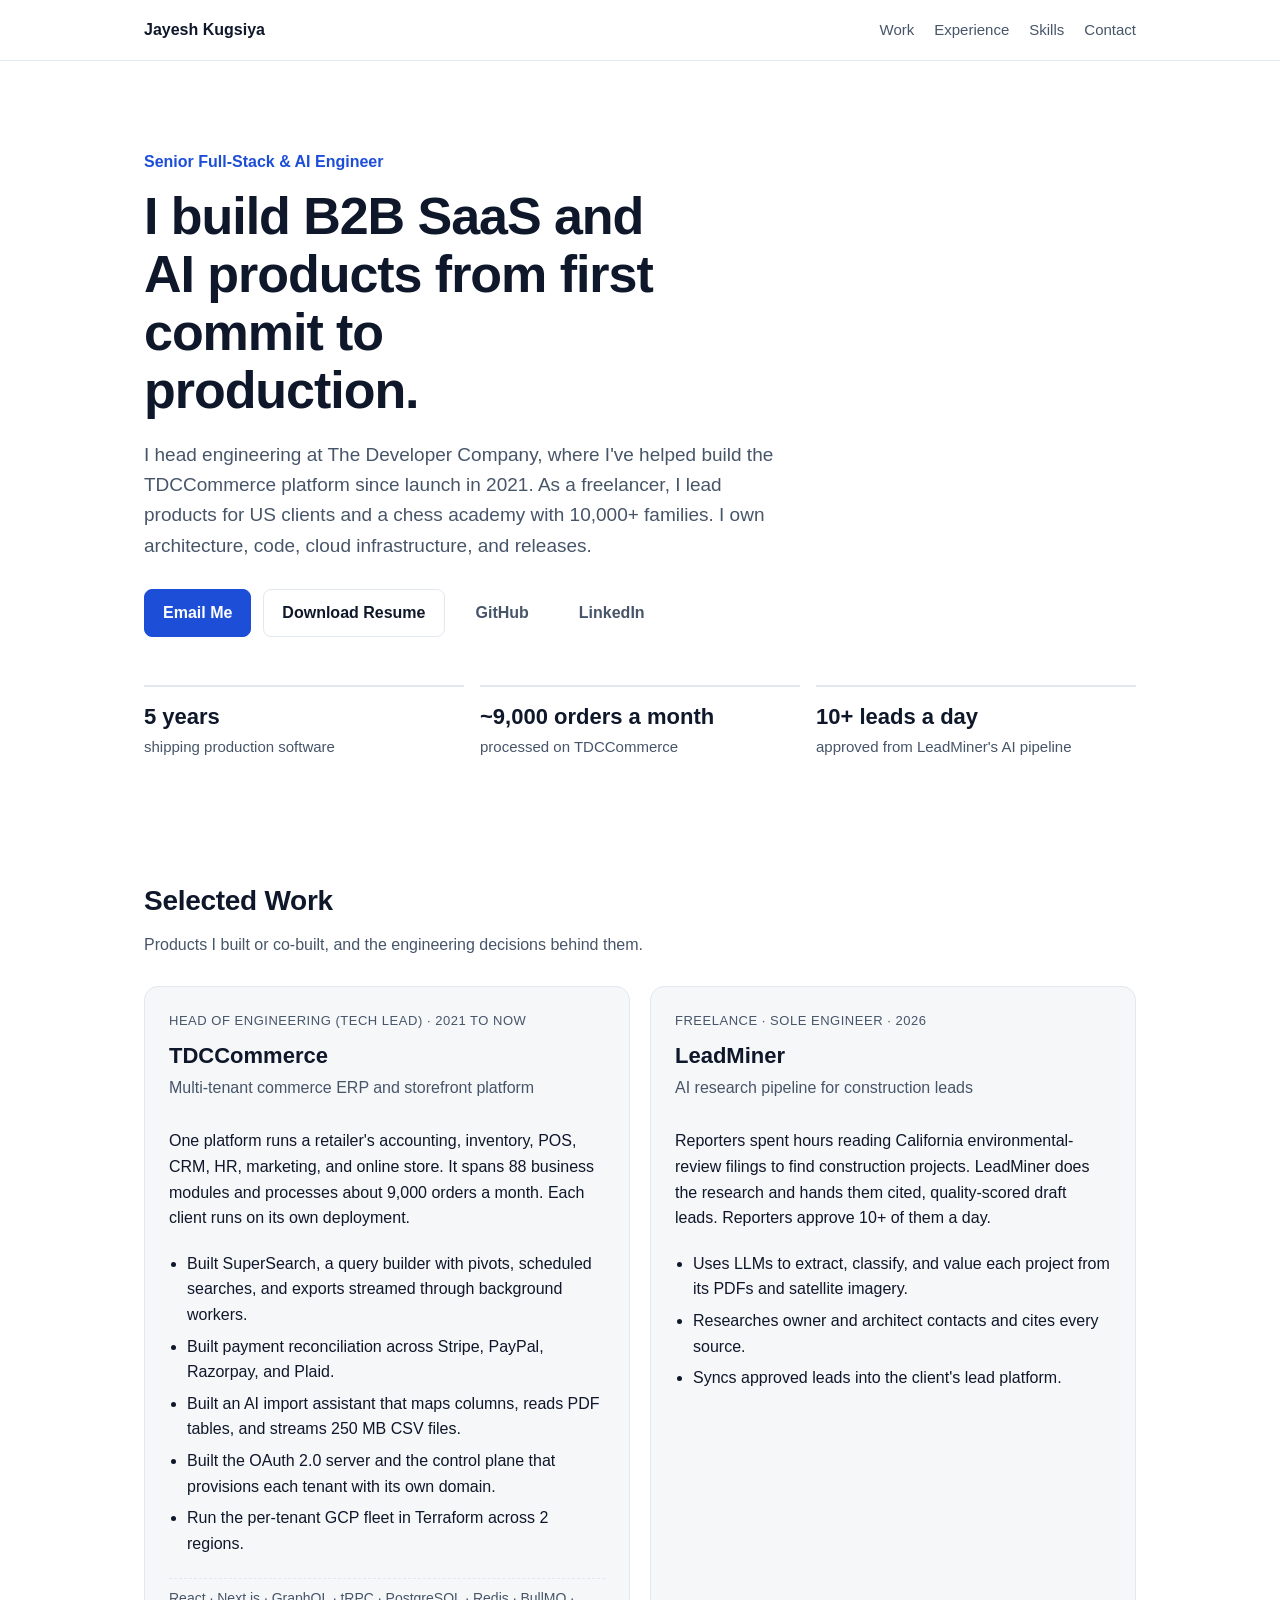
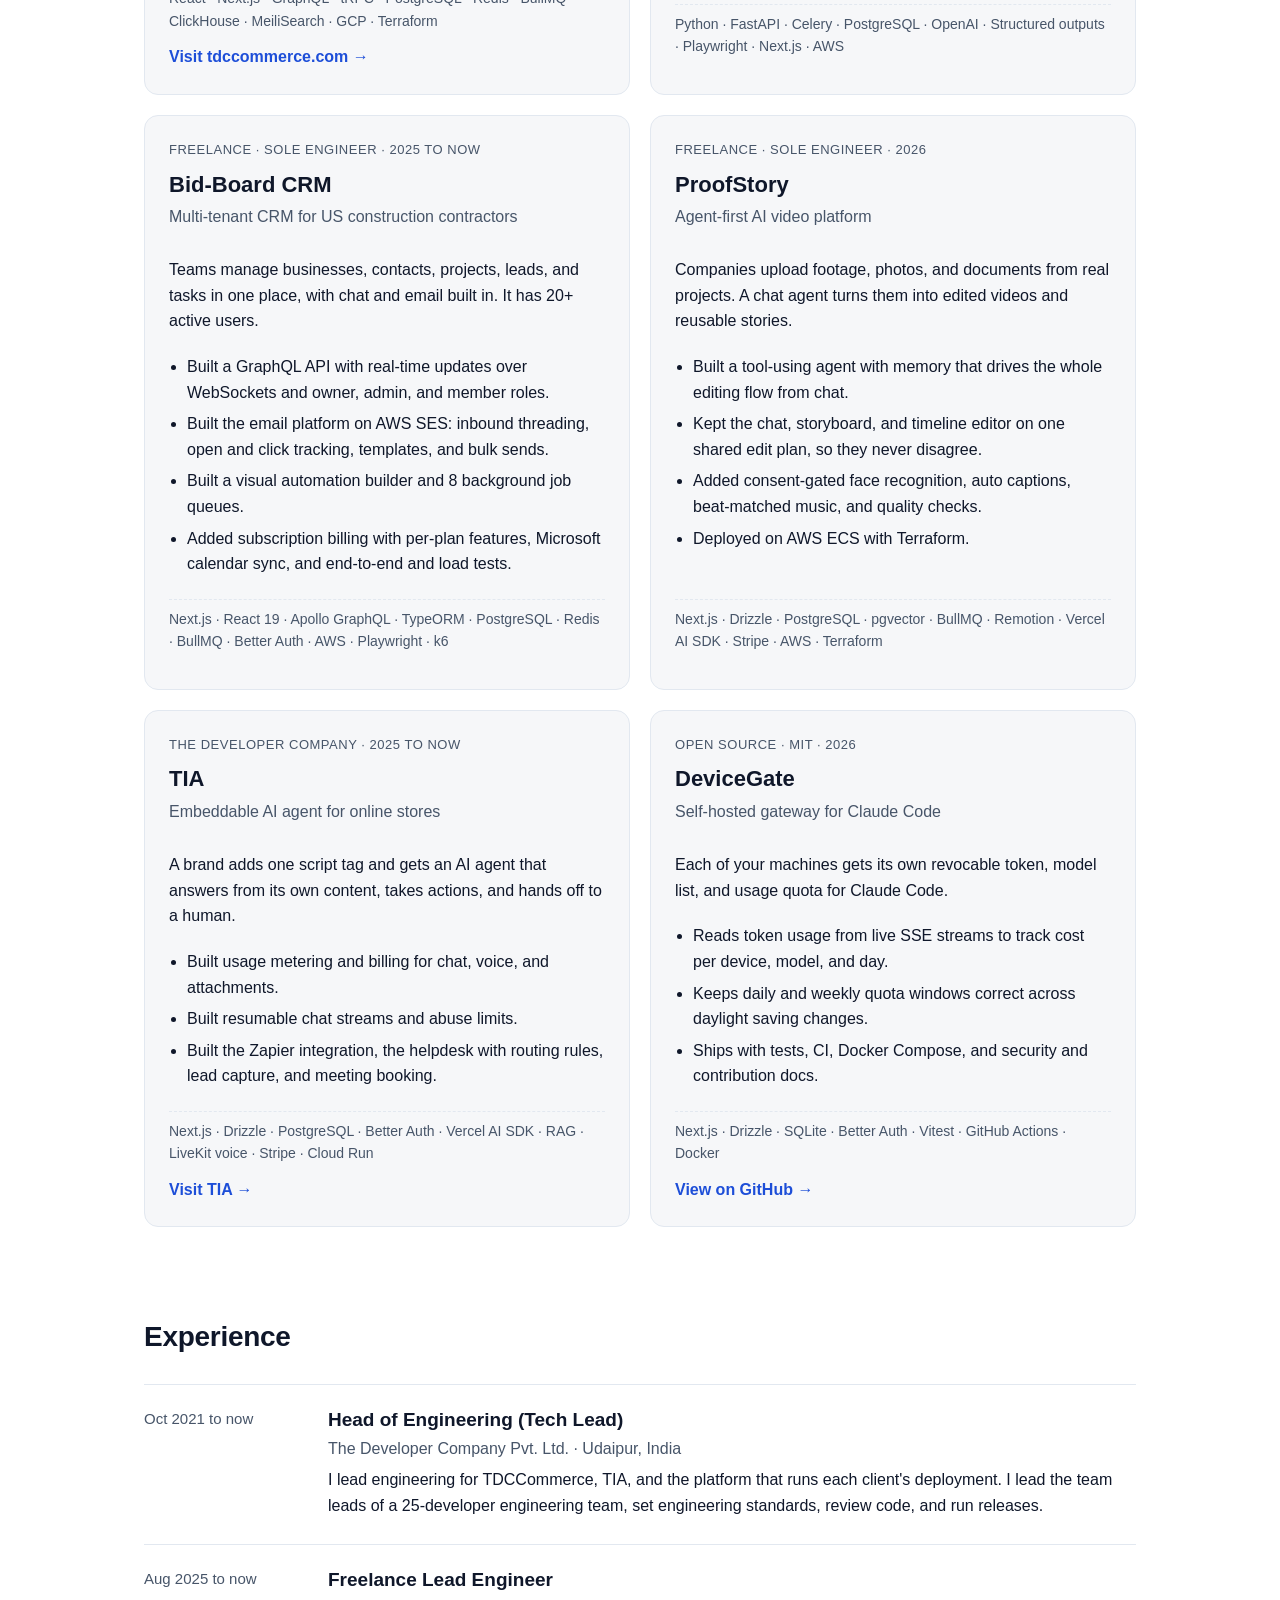
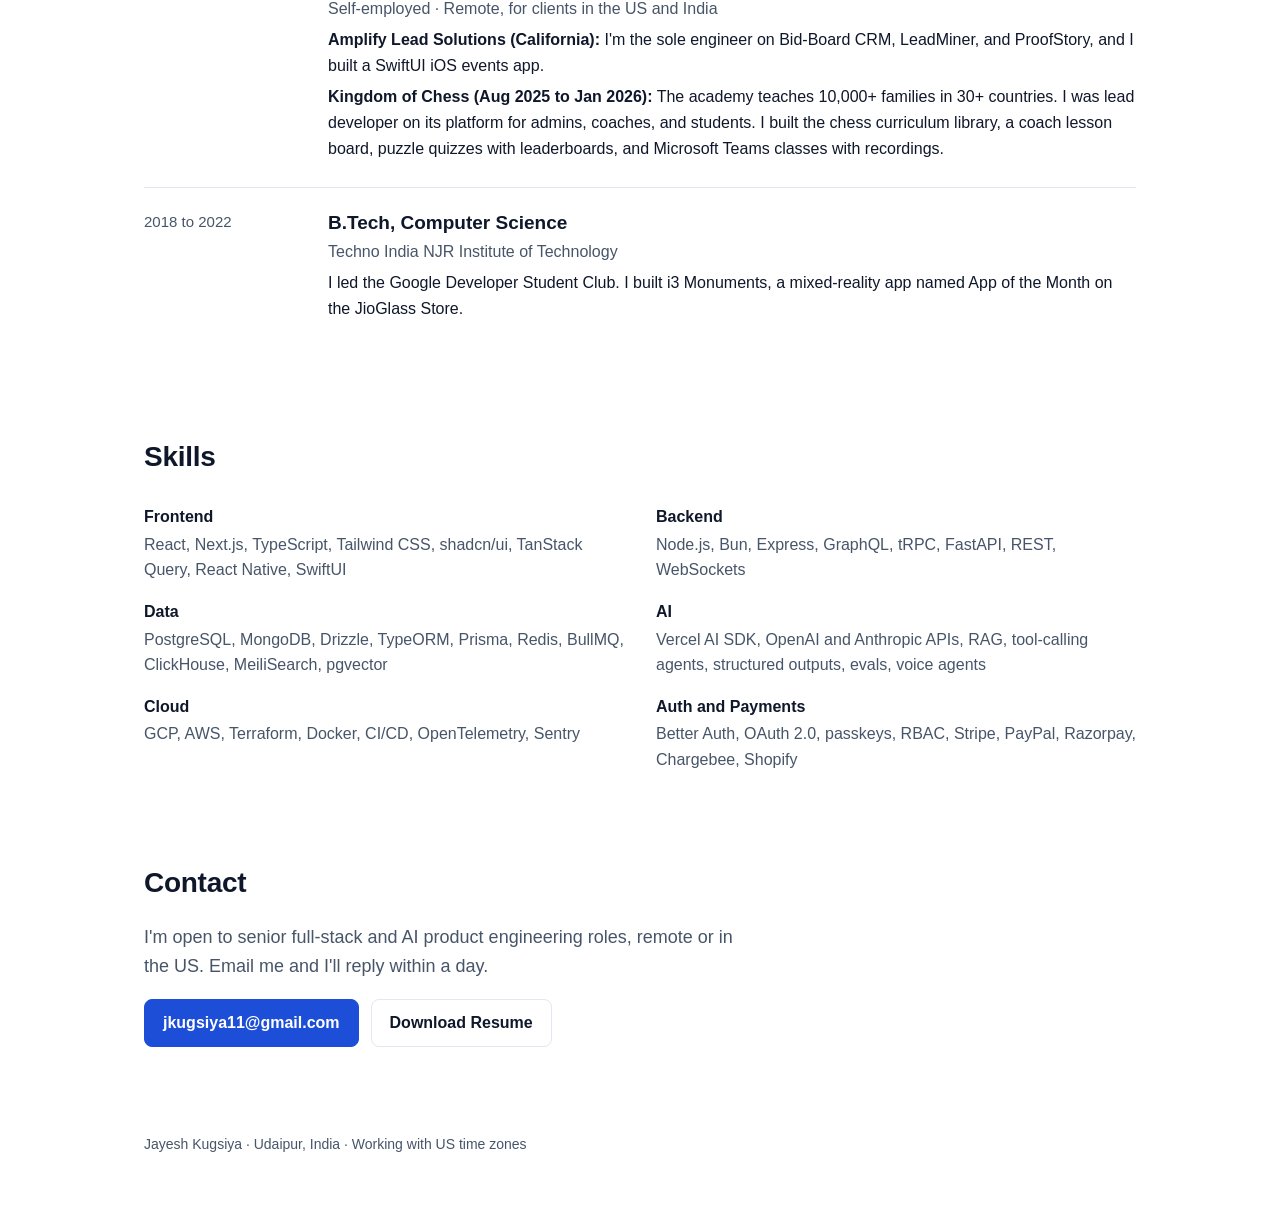
<file: index.html>
<!doctype html>
<html lang="en">
<head>
<meta charset="utf-8">
<meta name="viewport" content="width=device-width, initial-scale=1">
<title>Jayesh Kugsiya | Senior Full-Stack &amp; AI Engineer</title>
<meta name="description" content="Jayesh Kugsiya builds B2B SaaS and AI products end to end with TypeScript, Next.js, Node.js, PostgreSQL, and cloud infrastructure. Open to remote and US roles.">
<meta property="og:title" content="Jayesh Kugsiya | Senior Full-Stack &amp; AI Engineer">
<meta property="og:description" content="5 years building B2B SaaS and AI products from first commit to production.">
<meta property="og:type" content="website">
<link rel="icon" href="data:image/svg+xml,<svg xmlns='http://www.w3.org/2000/svg' viewBox='0 0 32 32'><rect width='32' height='32' rx='7' fill='%231d4ed8'/><text x='16' y='22' font-family='Helvetica' font-size='15' font-weight='700' fill='white' text-anchor='middle'>JK</text></svg>">
<link rel="stylesheet" href="styles.css">
</head>
<body>
<a class="skip" href="#main">Skip to content</a>

<header class="nav">
  <div class="wrap nav-inner">
    <a class="brand" href="#top">Jayesh Kugsiya</a>
    <nav aria-label="Primary">
      <a href="#work">Work</a>
      <a href="#experience">Experience</a>
      <a href="#skills">Skills</a>
      <a href="#contact">Contact</a>
    </nav>
  </div>
</header>

<main id="main">
  <section id="top" class="hero wrap">
    <p class="eyebrow">Senior Full-Stack &amp; AI Engineer</p>
    <h1>I build B2B SaaS and AI products from first commit to production.</h1>
    <p class="lede">I head engineering at The Developer Company, where I've helped build the TDCCommerce platform since launch in 2021. As a freelancer, I lead products for US clients and a chess academy with 10,000+ families. I own architecture, code, cloud infrastructure, and releases.</p>
    <div class="cta">
      <a class="btn primary" href="mailto:jkugsiya11@gmail.com">Email Me</a>
      <a class="btn" href="Jayesh_Kugsiya_Resume.pdf" download>Download Resume</a>
      <a class="btn ghost" href="https://github.com/jkugsiya">GitHub</a>
      <a class="btn ghost" href="https://www.linkedin.com/in/jaykugsiya">LinkedIn</a>
    </div>
    <ul class="facts" aria-label="At a glance">
      <li><strong>5 years</strong><span>shipping production software</span></li>
      <li><strong>~9,000 orders a month</strong><span>processed on TDCCommerce</span></li>
      <li><strong>10+ leads a day</strong><span>approved from LeadMiner's AI pipeline</span></li>
    </ul>
  </section>

  <section id="work" class="wrap section">
    <h2>Selected Work</h2>
    <p class="section-intro">Products I built or co-built, and the engineering decisions behind them.</p>

    <div class="cards">
      <article class="card">
        <header>
          <p class="tag">Head of Engineering (Tech Lead) · 2021 to now</p>
          <h3>TDCCommerce</h3>
          <p class="sub">Multi-tenant commerce ERP and storefront platform</p>
        </header>
        <p>One platform runs a retailer's accounting, inventory, POS, CRM, HR, marketing, and online store. It spans 88 business modules and processes about 9,000 orders a month. Each client runs on its own deployment.</p>
        <ul>
          <li>Built SuperSearch, a query builder with pivots, scheduled searches, and exports streamed through background workers.</li>
          <li>Built payment reconciliation across Stripe, PayPal, Razorpay, and Plaid.</li>
          <li>Built an AI import assistant that maps columns, reads PDF tables, and streams 250 MB CSV files.</li>
          <li>Built the OAuth 2.0 server and the control plane that provisions each tenant with its own domain.</li>
          <li>Run the per-tenant GCP fleet in Terraform across 2 regions.</li>
        </ul>
        <p class="stack">React · Next.js · GraphQL · tRPC · PostgreSQL · Redis · BullMQ · ClickHouse · MeiliSearch · GCP · Terraform</p>
        <a class="link" href="https://tdccommerce.com">Visit tdccommerce.com</a>
      </article>

      <article class="card">
        <header>
          <p class="tag">Freelance · sole engineer · 2026</p>
          <h3>LeadMiner</h3>
          <p class="sub">AI research pipeline for construction leads</p>
        </header>
        <p>Reporters spent hours reading California environmental-review filings to find construction projects. LeadMiner does the research and hands them cited, quality-scored draft leads. Reporters approve 10+ of them a day.</p>
        <ul>
          <li>Uses LLMs to extract, classify, and value each project from its PDFs and satellite imagery.</li>
          <li>Researches owner and architect contacts and cites every source.</li>
          <li>Syncs approved leads into the client's lead platform.</li>
        </ul>
        <p class="stack">Python · FastAPI · Celery · PostgreSQL · OpenAI · Structured outputs · Playwright · Next.js · AWS</p>
      </article>

      <article class="card">
        <header>
          <p class="tag">Freelance · sole engineer · 2025 to now</p>
          <h3>Bid-Board CRM</h3>
          <p class="sub">Multi-tenant CRM for US construction contractors</p>
        </header>
        <p>Teams manage businesses, contacts, projects, leads, and tasks in one place, with chat and email built in. It has 20+ active users.</p>
        <ul>
          <li>Built a GraphQL API with real-time updates over WebSockets and owner, admin, and member roles.</li>
          <li>Built the email platform on AWS SES: inbound threading, open and click tracking, templates, and bulk sends.</li>
          <li>Built a visual automation builder and 8 background job queues.</li>
          <li>Added subscription billing with per-plan features, Microsoft calendar sync, and end-to-end and load tests.</li>
        </ul>
        <p class="stack">Next.js · React 19 · Apollo GraphQL · TypeORM · PostgreSQL · Redis · BullMQ · Better Auth · AWS · Playwright · k6</p>
      </article>

      <article class="card">
        <header>
          <p class="tag">Freelance · sole engineer · 2026</p>
          <h3>ProofStory</h3>
          <p class="sub">Agent-first AI video platform</p>
        </header>
        <p>Companies upload footage, photos, and documents from real projects. A chat agent turns them into edited videos and reusable stories.</p>
        <ul>
          <li>Built a tool-using agent with memory that drives the whole editing flow from chat.</li>
          <li>Kept the chat, storyboard, and timeline editor on one shared edit plan, so they never disagree.</li>
          <li>Added consent-gated face recognition, auto captions, beat-matched music, and quality checks.</li>
          <li>Deployed on AWS ECS with Terraform.</li>
        </ul>
        <p class="stack">Next.js · Drizzle · PostgreSQL · pgvector · BullMQ · Remotion · Vercel AI SDK · Stripe · AWS · Terraform</p>
      </article>

      <article class="card">
        <header>
          <p class="tag">The Developer Company · 2025 to now</p>
          <h3>TIA</h3>
          <p class="sub">Embeddable AI agent for online stores</p>
        </header>
        <p>A brand adds one script tag and gets an AI agent that answers from its own content, takes actions, and hands off to a human.</p>
        <ul>
          <li>Built usage metering and billing for chat, voice, and attachments.</li>
          <li>Built resumable chat streams and abuse limits.</li>
          <li>Built the Zapier integration, the helpdesk with routing rules, lead capture, and meeting booking.</li>
        </ul>
        <p class="stack">Next.js · Drizzle · PostgreSQL · Better Auth · Vercel AI SDK · RAG · LiveKit voice · Stripe · Cloud Run</p>
        <a class="link" href="https://tia.tdccommerce.com">Visit TIA</a>
      </article>

      <article class="card">
        <header>
          <p class="tag">Open source · MIT · 2026</p>
          <h3>DeviceGate</h3>
          <p class="sub">Self-hosted gateway for Claude Code</p>
        </header>
        <p>Each of your machines gets its own revocable token, model list, and usage quota for Claude Code.</p>
        <ul>
          <li>Reads token usage from live SSE streams to track cost per device, model, and day.</li>
          <li>Keeps daily and weekly quota windows correct across daylight saving changes.</li>
          <li>Ships with tests, CI, Docker Compose, and security and contribution docs.</li>
        </ul>
        <p class="stack">Next.js · Drizzle · SQLite · Better Auth · Vitest · GitHub Actions · Docker</p>
        <a class="link" href="https://github.com/jkugsiya/DeviceGate">View on GitHub</a>
      </article>
    </div>
  </section>

  <section id="experience" class="wrap section">
    <h2>Experience</h2>
    <ol class="timeline">
      <li>
        <div class="when">Oct 2021 to now</div>
        <div>
          <h3>Head of Engineering (Tech Lead)</h3>
          <p class="sub">The Developer Company Pvt. Ltd. · Udaipur, India</p>
          <p>I lead engineering for TDCCommerce, TIA, and the platform that runs each client's deployment. I lead the team leads of a 25-developer engineering team, set engineering standards, review code, and run releases.</p>
        </div>
      </li>
      <li>
        <div class="when">Aug 2025 to now</div>
        <div>
          <h3>Freelance Lead Engineer</h3>
          <p class="sub">Self-employed · Remote, for clients in the US and India</p>
          <p><strong>Amplify Lead Solutions (California):</strong> I'm the sole engineer on Bid-Board CRM, LeadMiner, and ProofStory, and I built a SwiftUI iOS events app.</p>
          <p><strong>Kingdom of Chess (Aug 2025 to Jan 2026):</strong> The academy teaches 10,000+ families in 30+ countries. I was lead developer on its platform for admins, coaches, and students. I built the chess curriculum library, a coach lesson board, puzzle quizzes with leaderboards, and Microsoft Teams classes with recordings.</p>
        </div>
      </li>
      <li>
        <div class="when">2018 to 2022</div>
        <div>
          <h3>B.Tech, Computer Science</h3>
          <p class="sub">Techno India NJR Institute of Technology</p>
          <p>I led the Google Developer Student Club. I built i3 Monuments, a mixed-reality app named App of the Month on the JioGlass Store.</p>
        </div>
      </li>
    </ol>
  </section>

  <section id="skills" class="wrap section">
    <h2>Skills</h2>
    <dl class="skills">
      <div><dt>Frontend</dt><dd>React, Next.js, TypeScript, Tailwind CSS, shadcn/ui, TanStack Query, React Native, SwiftUI</dd></div>
      <div><dt>Backend</dt><dd>Node.js, Bun, Express, GraphQL, tRPC, FastAPI, REST, WebSockets</dd></div>
      <div><dt>Data</dt><dd>PostgreSQL, MongoDB, Drizzle, TypeORM, Prisma, Redis, BullMQ, ClickHouse, MeiliSearch, pgvector</dd></div>
      <div><dt>AI</dt><dd>Vercel AI SDK, OpenAI and Anthropic APIs, RAG, tool-calling agents, structured outputs, evals, voice agents</dd></div>
      <div><dt>Cloud</dt><dd>GCP, AWS, Terraform, Docker, CI/CD, OpenTelemetry, Sentry</dd></div>
      <div><dt>Auth and Payments</dt><dd>Better Auth, OAuth 2.0, passkeys, RBAC, Stripe, PayPal, Razorpay, Chargebee, Shopify</dd></div>
    </dl>
  </section>

  <section id="contact" class="wrap section contact">
    <h2>Contact</h2>
    <p>I'm open to senior full-stack and AI product engineering roles, remote or in the US. Email me and I'll reply within a day.</p>
    <div class="cta">
      <a class="btn primary" href="mailto:jkugsiya11@gmail.com">jkugsiya11@gmail.com</a>
      <a class="btn" href="Jayesh_Kugsiya_Resume.pdf" download>Download Resume</a>
    </div>
  </section>
</main>

<footer class="wrap footer">
  <p>Jayesh Kugsiya · Udaipur, India · Working with US time zones</p>
</footer>
</body>
</html>
</file>
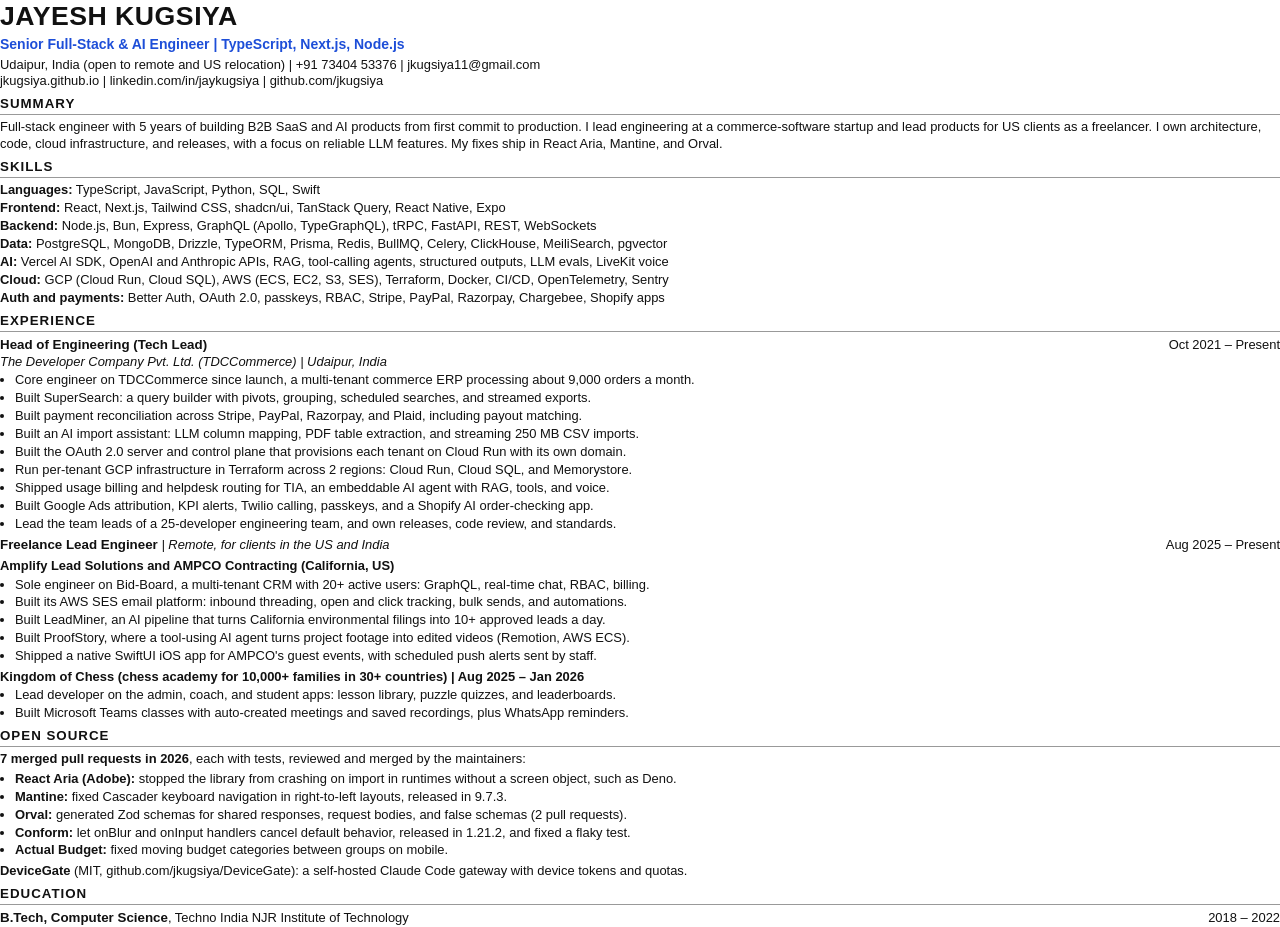
<file: resume/resume.html>
<!doctype html>
<html lang="en">
<head>
<meta charset="utf-8">
<title>Jayesh Kugsiya - Resume</title>
<!--
  Source for resume.pdf and resume.docx. Run ./build.sh after editing.
  Ligatures stay off so screening software extracts "ft", "fi", "ti" as plain letters.
-->
<style>
  @page { size: Letter; margin: 0.4in 0.55in; }
  * { box-sizing: border-box; }
  body {
    margin: 0;
    font-family: Helvetica, Arial, sans-serif;
    font-size: 9.7pt;
    line-height: 1.27;
    color: #111;
    font-variant-ligatures: none;
    font-feature-settings: "liga" 0, "clig" 0;
  }
  h1 { font-size: 20pt; margin: 0; letter-spacing: 0.5px; }
  .headline { font-size: 10.5pt; font-weight: bold; margin: 2px 0 3px; color: #1d4ed8; }
  .contact { margin: 0; }
  a { color: #111; text-decoration: none; }
  h2 {
    font-size: 10pt; text-transform: uppercase; letter-spacing: 1px;
    border-bottom: 1px solid #999; margin: 7px 0 4px; padding-bottom: 1px;
  }
  p { margin: 0 0 3px; }
  ul { margin: 2px 0 4px; padding-left: 15px; }
  li { margin: 0 0 1.5px; }
  .role { display: flex; justify-content: space-between; margin-top: 5px; }
  .role b { font-size: 10pt; }
  .meta { margin: 0 0 1px; font-style: italic; }
  .skills p { margin: 0 0 1.5px; }
  .client { margin: 4px 0 0; font-weight: bold; }
</style>
</head>
<body>

<h1>JAYESH KUGSIYA</h1>
<p class="headline">Senior Full-Stack &amp; AI Engineer | TypeScript, Next.js, Node.js</p>
<p class="contact">Udaipur, India (open to remote and US relocation) | +91 73404 53376 | <a href="mailto:jkugsiya11@gmail.com">jkugsiya11@gmail.com</a></p>
<p class="contact"><a href="https://jkugsiya.github.io">jkugsiya.github.io</a> | <a href="https://www.linkedin.com/in/jaykugsiya">linkedin.com/in/jaykugsiya</a> | <a href="https://github.com/jkugsiya">github.com/jkugsiya</a></p>

<h2>Summary</h2>
<p>Full-stack engineer with 5 years of building B2B SaaS and AI products from first commit to production. I lead engineering at a commerce-software startup and lead products for US clients as a freelancer. I own architecture, code, cloud infrastructure, and releases, with a focus on reliable LLM features. My fixes ship in React Aria, Mantine, and Orval.</p>

<h2>Skills</h2>
<div class="skills">
<p><b>Languages:</b> TypeScript, JavaScript, Python, SQL, Swift</p>
<p><b>Frontend:</b> React, Next.js, Tailwind CSS, shadcn/ui, TanStack Query, React Native, Expo</p>
<p><b>Backend:</b> Node.js, Bun, Express, GraphQL (Apollo, TypeGraphQL), tRPC, FastAPI, REST, WebSockets</p>
<p><b>Data:</b> PostgreSQL, MongoDB, Drizzle, TypeORM, Prisma, Redis, BullMQ, Celery, ClickHouse, MeiliSearch, pgvector</p>
<p><b>AI:</b> Vercel AI SDK, OpenAI and Anthropic APIs, RAG, tool-calling agents, structured outputs, LLM evals, LiveKit voice</p>
<p><b>Cloud:</b> GCP (Cloud Run, Cloud SQL), AWS (ECS, EC2, S3, SES), Terraform, Docker, CI/CD, OpenTelemetry, Sentry</p>
<p><b>Auth and payments:</b> Better Auth, OAuth 2.0, passkeys, RBAC, Stripe, PayPal, Razorpay, Chargebee, Shopify apps</p>
</div>

<h2>Experience</h2>

<div class="role"><b>Head of Engineering (Tech Lead)</b><span>Oct 2021 – Present</span></div>
<p class="meta">The Developer Company Pvt. Ltd. (TDCCommerce) | Udaipur, India</p>
<ul>
  <li>Core engineer on TDCCommerce since launch, a multi-tenant commerce ERP processing about 9,000 orders a month.</li>
  <li>Built SuperSearch: a query builder with pivots, grouping, scheduled searches, and streamed exports.</li>
  <li>Built payment reconciliation across Stripe, PayPal, Razorpay, and Plaid, including payout matching.</li>
  <li>Built an AI import assistant: LLM column mapping, PDF table extraction, and streaming 250 MB CSV imports.</li>
  <li>Built the OAuth 2.0 server and control plane that provisions each tenant on Cloud Run with its own domain.</li>
  <li>Run per-tenant GCP infrastructure in Terraform across 2 regions: Cloud Run, Cloud SQL, and Memorystore.</li>
  <li>Shipped usage billing and helpdesk routing for TIA, an embeddable AI agent with RAG, tools, and voice.</li>
  <li>Built Google Ads attribution, KPI alerts, Twilio calling, passkeys, and a Shopify AI order-checking app.</li>
  <li>Lead the team leads of a 25-developer engineering team, and own releases, code review, and standards.</li>
</ul>

<div class="role"><span><b>Freelance Lead Engineer</b> <i>| Remote, for clients in the US and India</i></span><span>Aug 2025 – Present</span></div>
<p class="client">Amplify Lead Solutions and AMPCO Contracting (California, US)</p>
<ul>
  <li>Sole engineer on Bid-Board, a multi-tenant CRM with 20+ active users: GraphQL, real-time chat, RBAC, billing.</li>
  <li>Built its AWS SES email platform: inbound threading, open and click tracking, bulk sends, and automations.</li>
  <li>Built LeadMiner, an AI pipeline that turns California environmental filings into 10+ approved leads a day.</li>
  <li>Built ProofStory, where a tool-using AI agent turns project footage into edited videos (Remotion, AWS ECS).</li>
  <li>Shipped a native SwiftUI iOS app for AMPCO's guest events, with scheduled push alerts sent by staff.</li>
</ul>
<p class="client">Kingdom of Chess (chess academy for 10,000+ families in 30+ countries) | Aug 2025 – Jan 2026</p>
<ul>
  <li>Lead developer on the admin, coach, and student apps: lesson library, puzzle quizzes, and leaderboards.</li>
  <li>Built Microsoft Teams classes with auto-created meetings and saved recordings, plus WhatsApp reminders.</li>
</ul>

<h2>Open Source</h2>
<p><b>7 merged pull requests in 2026</b>, each with tests, reviewed and merged by the maintainers:</p>
<ul>
  <li><b>React Aria (Adobe):</b> stopped the library from crashing on import in runtimes without a screen object, such as Deno.</li>
  <li><b>Mantine:</b> fixed Cascader keyboard navigation in right-to-left layouts, released in 9.7.3.</li>
  <li><b>Orval:</b> generated Zod schemas for shared responses, request bodies, and false schemas (2 pull requests).</li>
  <li><b>Conform:</b> let onBlur and onInput handlers cancel default behavior, released in 1.21.2, and fixed a flaky test.</li>
  <li><b>Actual Budget:</b> fixed moving budget categories between groups on mobile.</li>
</ul>
<p><b>DeviceGate</b> (MIT, <a href="https://github.com/jkugsiya/DeviceGate">github.com/jkugsiya/DeviceGate</a>): a self-hosted Claude Code gateway with device tokens and quotas.</p>

<h2>Education</h2>
<div class="role"><span><b>B.Tech, Computer Science</b>, Techno India NJR Institute of Technology</span><span>2018 – 2022</span></div>

</body>
</html>
</file>
<file: styles.css>
:root {
  --bg: #ffffff;
  --surface: #f6f7f9;
  --text: #0f172a;
  --muted: #475569;
  --border: #e2e8f0;
  --accent: #1d4ed8;
  --accent-text: #ffffff;
  color-scheme: light dark;
}
@media (prefers-color-scheme: dark) {
  :root {
    --bg: #0b0f17;
    --surface: #131a26;
    --text: #e5e9f0;
    --muted: #9aa6b8;
    --border: #243045;
    --accent: #6d9bff;
    --accent-text: #0b0f17;
  }
}

* { box-sizing: border-box; }
html { scroll-behavior: smooth; scroll-padding-top: 72px; }
@media (prefers-reduced-motion: reduce) { html { scroll-behavior: auto; } }
body {
  margin: 0;
  background: var(--bg);
  color: var(--text);
  font: 16px/1.6 ui-sans-serif, -apple-system, "Segoe UI", Roboto, Helvetica, Arial, sans-serif;
}
a { color: var(--accent); }
a:focus-visible, .btn:focus-visible { outline: 3px solid var(--accent); outline-offset: 2px; }
.wrap { max-width: 1040px; margin: 0 auto; padding: 0 24px; }

.skip { position: absolute; left: -999px; }
.skip:focus { left: 16px; top: 12px; z-index: 10; background: var(--bg); padding: 8px 12px; }

.nav {
  position: sticky; top: 0; z-index: 5;
  background: color-mix(in srgb, var(--bg) 88%, transparent);
  backdrop-filter: blur(8px);
  border-bottom: 1px solid var(--border);
}
.nav-inner { display: flex; align-items: center; justify-content: space-between; height: 60px; }
.brand { font-weight: 700; color: var(--text); text-decoration: none; }
.nav nav { display: flex; gap: 20px; }
.nav nav a { color: var(--muted); text-decoration: none; font-size: 15px; }
.nav nav a:hover { color: var(--text); }
@media (max-width: 560px) { .nav nav { gap: 14px; } .nav nav a { font-size: 14px; } .brand { font-size: 15px; } }

.hero { padding-top: 88px; padding-bottom: 56px; }
.eyebrow { color: var(--accent); font-weight: 600; margin: 0 0 12px; }
h1 { font-size: clamp(32px, 5vw, 52px); line-height: 1.12; letter-spacing: -0.02em; margin: 0 0 20px; max-width: 18ch; }
.lede { font-size: 19px; color: var(--muted); max-width: 62ch; margin: 0 0 28px; }

.cta { display: flex; flex-wrap: wrap; gap: 12px; }
.btn {
  display: inline-block; padding: 10px 18px; border-radius: 8px;
  border: 1px solid var(--border); color: var(--text); text-decoration: none; font-weight: 600;
}
.btn:hover { border-color: var(--muted); }
.btn.primary { background: var(--accent); border-color: var(--accent); color: var(--accent-text); }
.btn.ghost { border-color: transparent; color: var(--muted); }
.btn.ghost:hover { color: var(--text); }

.facts { list-style: none; padding: 0; margin: 48px 0 0; display: grid; grid-template-columns: repeat(3, 1fr); gap: 16px; }
.facts li { border-top: 2px solid var(--border); padding-top: 12px; }
.facts strong { display: block; font-size: 22px; }
.facts span { color: var(--muted); font-size: 15px; }
@media (max-width: 640px) { .facts { grid-template-columns: 1fr; } }

.section { padding-top: 64px; padding-bottom: 24px; }
h2 { font-size: 28px; letter-spacing: -0.01em; margin: 0 0 8px; }
.section-intro { color: var(--muted); margin: 0 0 28px; }

.cards { display: grid; grid-template-columns: repeat(2, 1fr); gap: 20px; }
@media (max-width: 820px) { .cards { grid-template-columns: 1fr; } }
.card {
  background: var(--surface); border: 1px solid var(--border); border-radius: 14px;
  padding: 24px; display: flex; flex-direction: column;
}
.card h3 { font-size: 22px; margin: 0; }
.tag { font-size: 13px; color: var(--muted); margin: 0 0 6px; text-transform: uppercase; letter-spacing: 0.04em; }
.sub { color: var(--muted); margin: 2px 0 12px; }
.card ul { padding-left: 18px; margin: 4px 0 16px; }
.card li { margin-bottom: 6px; }
.stack { font-size: 14px; color: var(--muted); margin: auto 0 12px; padding-top: 8px; border-top: 1px dashed var(--border); }
.link { font-weight: 600; text-decoration: none; }
.link::after { content: " \2192"; }

.timeline { list-style: none; padding: 0; margin: 24px 0 0; }
.timeline li { display: grid; grid-template-columns: 160px 1fr; gap: 24px; padding: 20px 0; border-top: 1px solid var(--border); }
.timeline h3 { margin: 0; font-size: 19px; }
.timeline p { margin: 0 0 6px; }
.when { color: var(--muted); font-size: 15px; padding-top: 2px; }
@media (max-width: 640px) { .timeline li { grid-template-columns: 1fr; gap: 4px; } }

.skills { display: grid; grid-template-columns: repeat(2, 1fr); gap: 16px 32px; margin: 24px 0 0; }
.skills dt { font-weight: 700; }
.skills dd { margin: 2px 0 0; color: var(--muted); }
@media (max-width: 640px) { .skills { grid-template-columns: 1fr; } }

.contact p { font-size: 18px; color: var(--muted); max-width: 60ch; }
.footer { padding-top: 48px; padding-bottom: 40px; color: var(--muted); font-size: 14px; }
@media (max-width: 420px) { .nav nav a[href="#skills"] { display: none; } }
</file>
